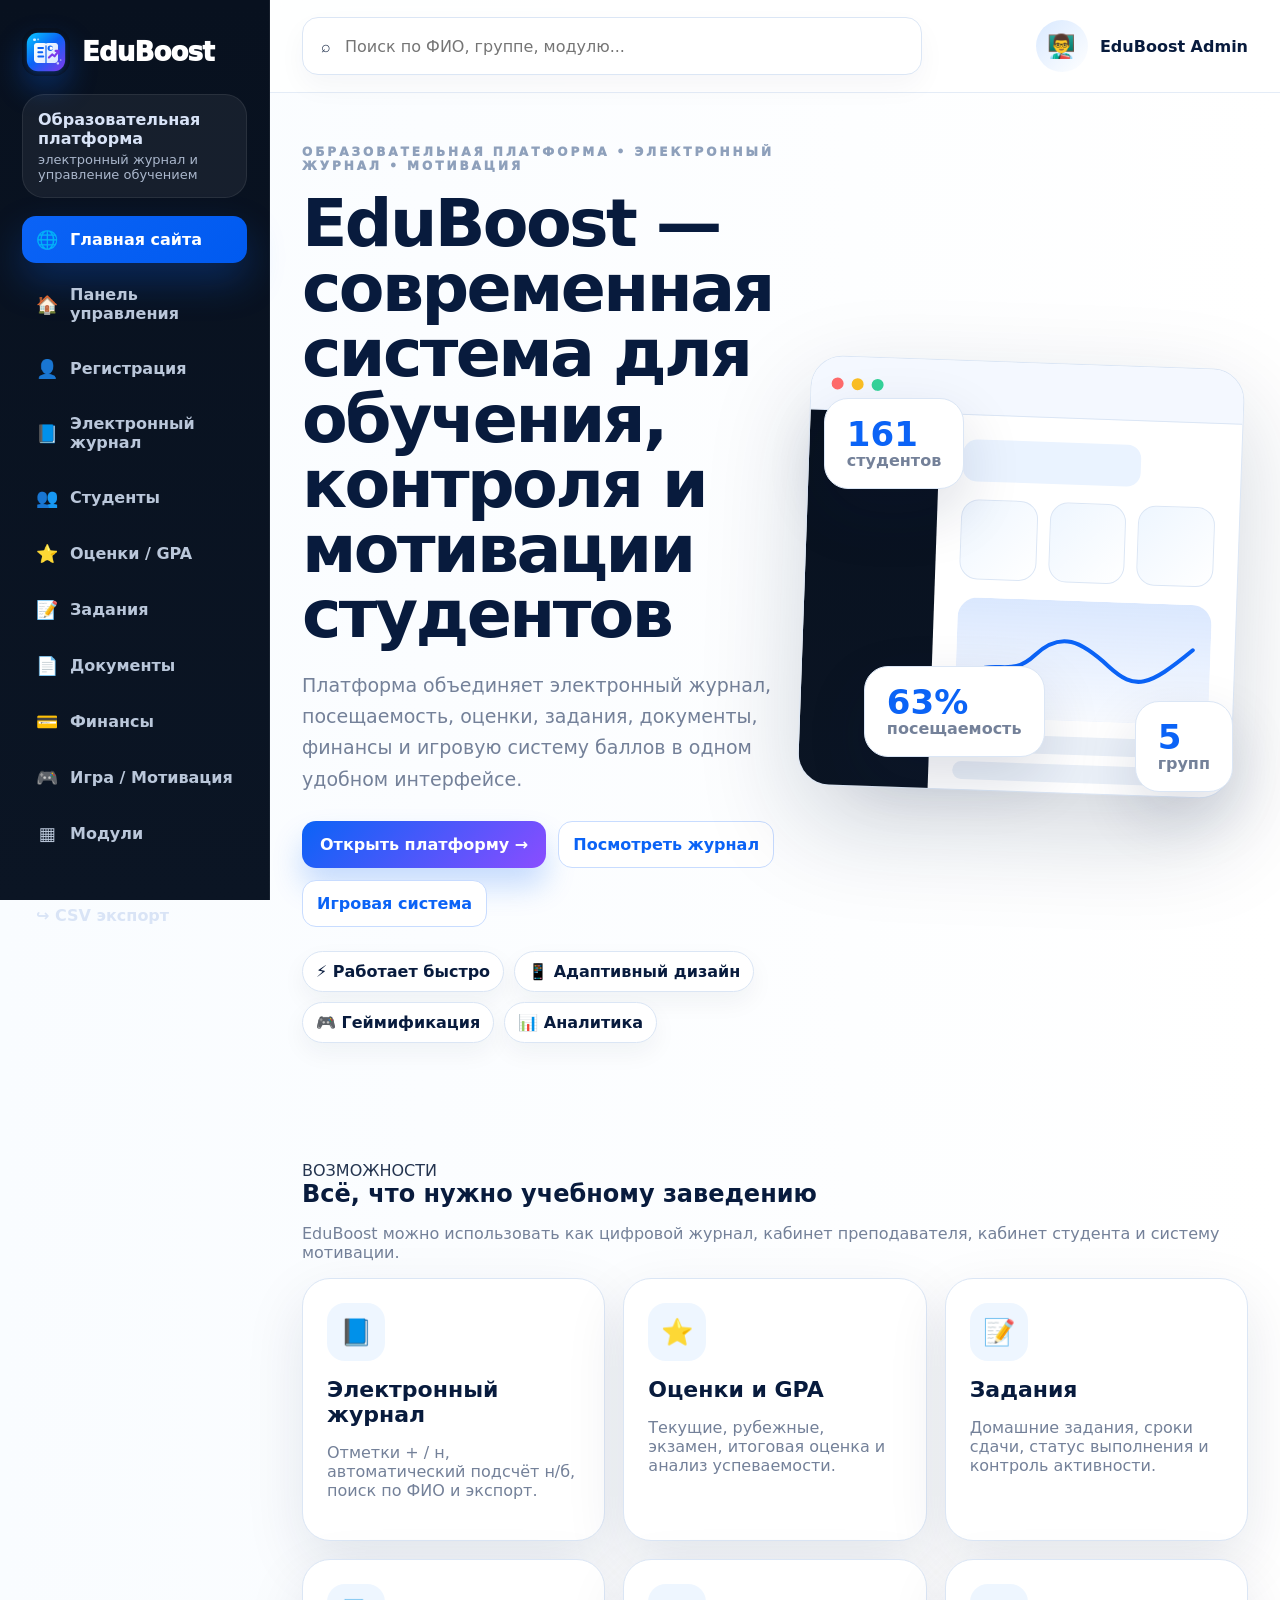
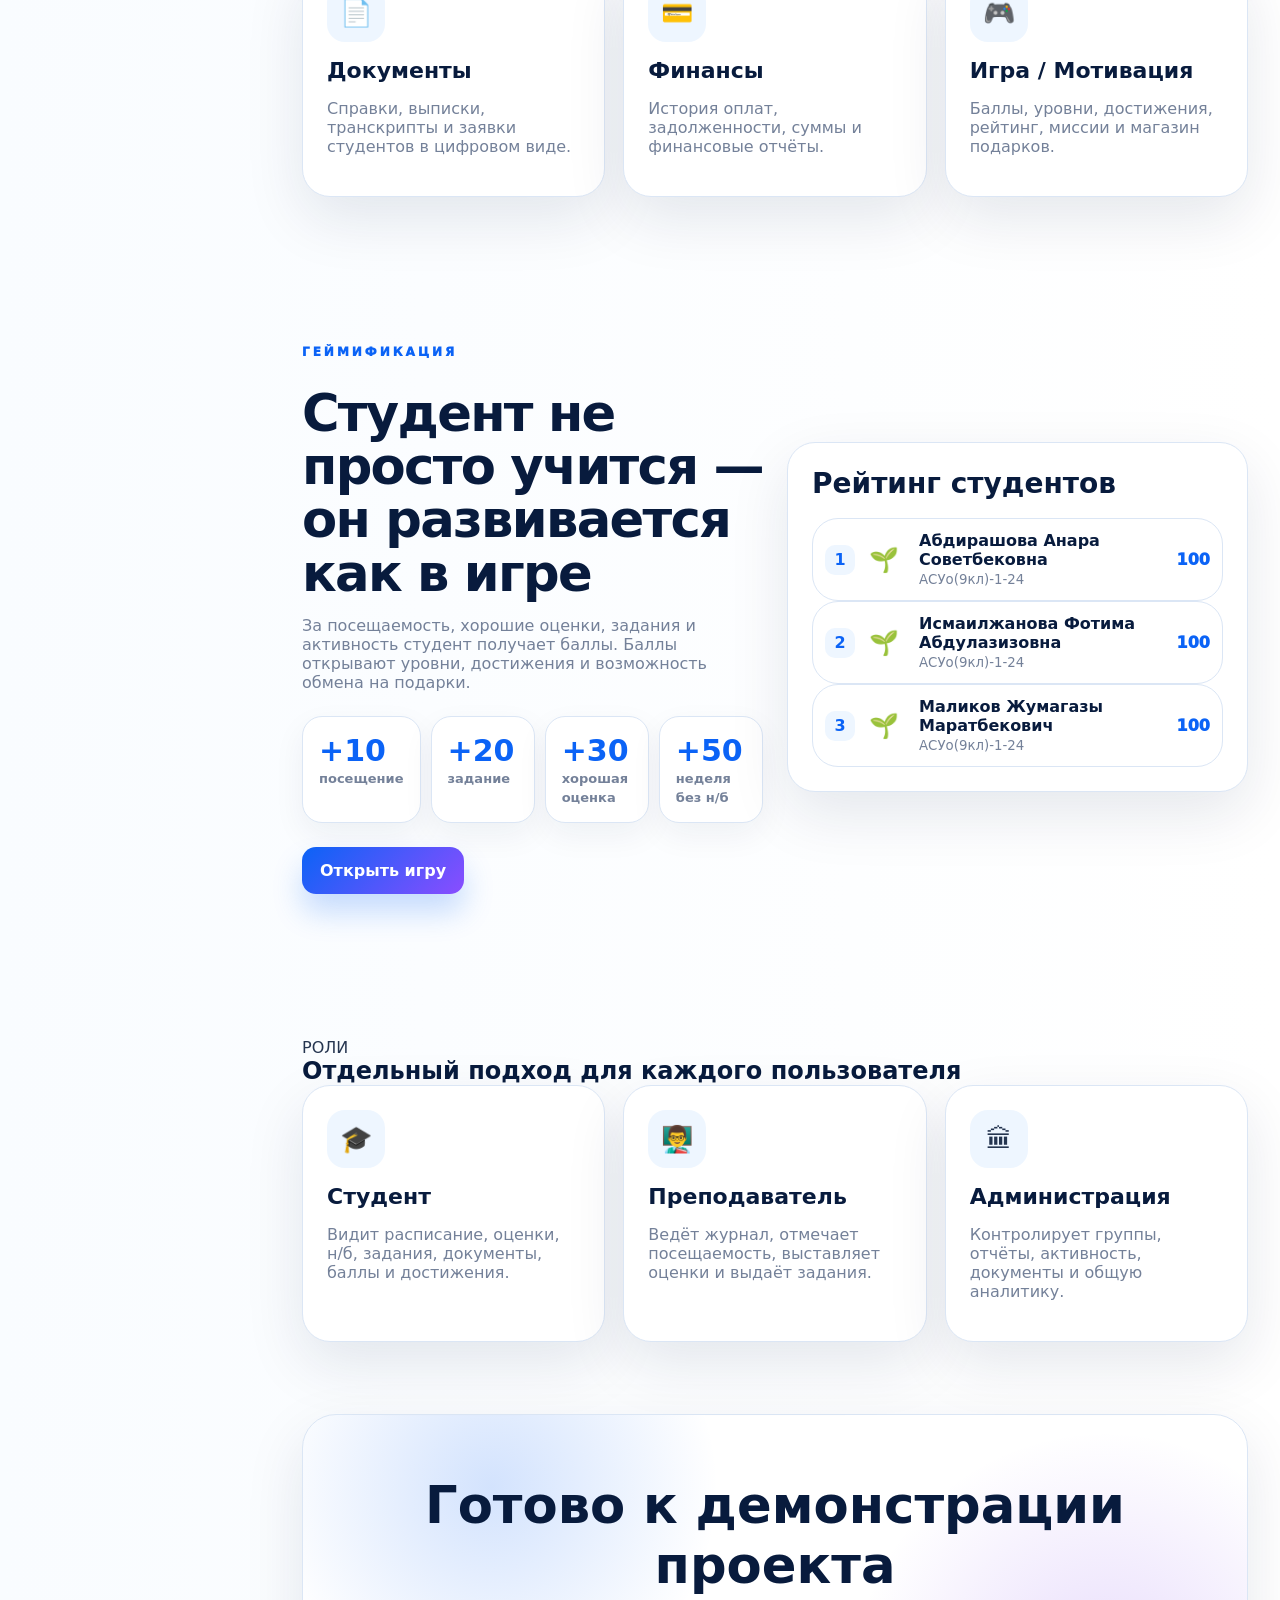
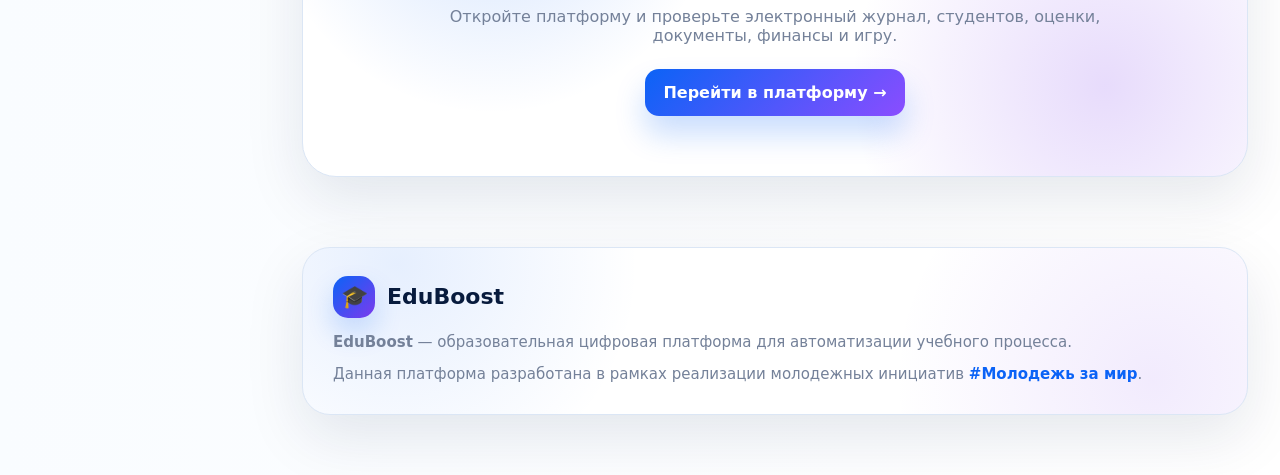
<file: index.html>
<!doctype html>
<html lang="ru">
<head>
  <meta charset="UTF-8" />
  <meta name="viewport" content="width=device-width, initial-scale=1.0" />
  <title>EduBoost — образовательная платформа</title>
  <meta name="description" content="EduBoost — современная образовательная платформа с электронным журналом, посещаемостью, оценками, документами и мотивацией." />
  <link rel="stylesheet" href="styles.css" />
  <link rel="icon" type="image/svg+xml" href="favicon.svg" />
</head>
<body>
  <div id="app"></div>
  <div id="modal" class="modal"></div>
  <div id="toast" class="toast"></div>

  <script src="data.js"></script>
  <script src="app.js"></script>
</body>
</html>
</file>
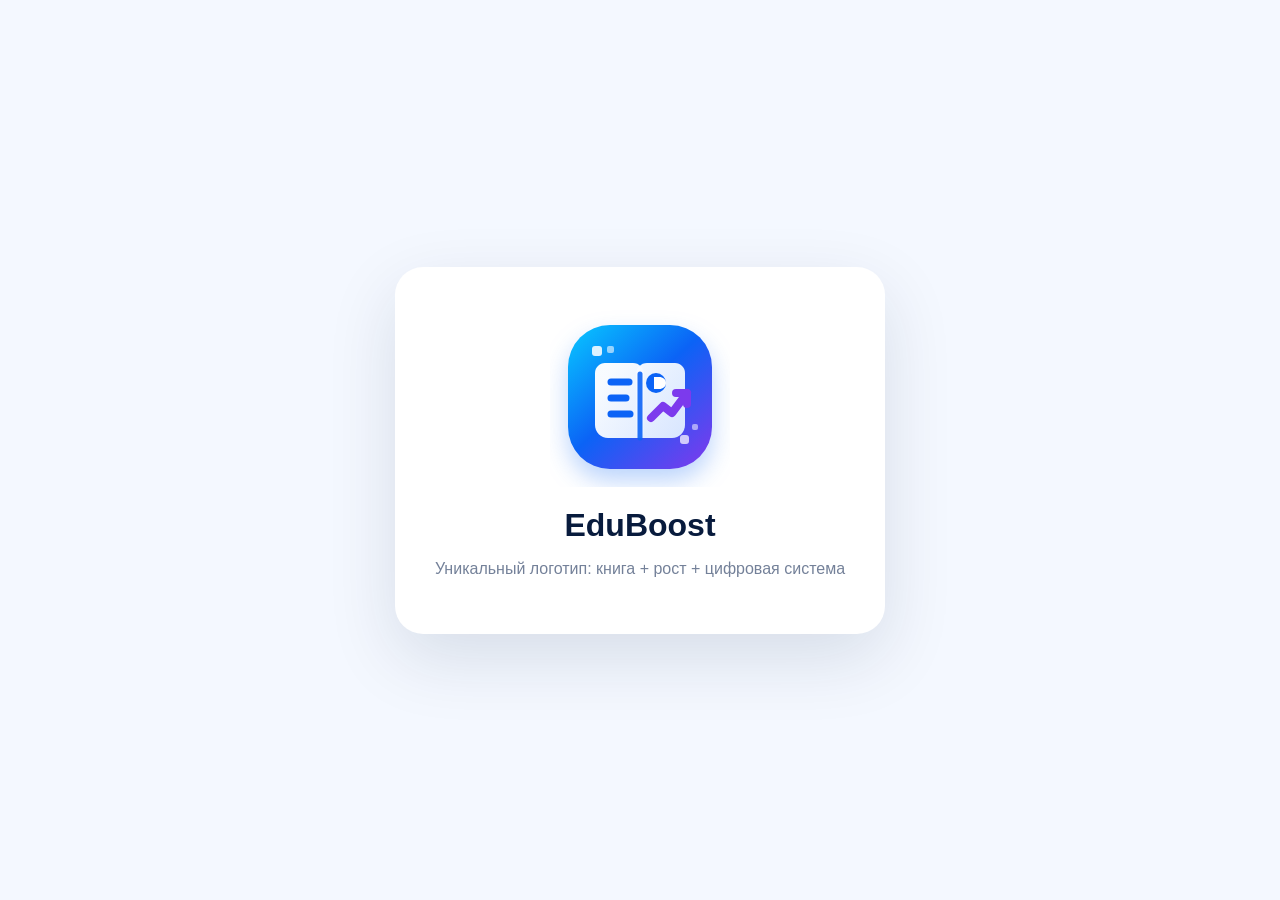
<file: logo-preview.html>
<!doctype html>
<html lang="ru">
<head>
  <meta charset="UTF-8">
  <title>EduBoost Logo</title>
  <style>
    body{margin:0;min-height:100vh;display:grid;place-items:center;background:#F4F8FF;font-family:Arial,sans-serif}
    .card{background:white;border-radius:28px;padding:40px;box-shadow:0 24px 70px rgba(11,31,68,.12);text-align:center}
    img{width:180px;height:180px}
    h1{color:#081B3D;margin:16px 0 6px}
    p{color:#748199}
  </style>
</head>
<body>
  <div class="card">
    <img src="logo-eduboost.svg" alt="EduBoost logo">
    <h1>EduBoost</h1>
    <p>Уникальный логотип: книга + рост + цифровая система</p>
  </div>
</body>
</html>
</file>
<file: styles.css>
:root{
  --dark:#07111F;
  --dark2:#0C1B31;
  --navy:#081B3D;
  --blue:#0B63F6;
  --blue2:#1C7DFF;
  --purple:#7C3AED;
  --cyan:#08C5FF;
  --green:#10B981;
  --orange:#F59E0B;
  --red:#EF4444;
  --text:#253550;
  --muted:#748199;
  --line:#DBE6F5;
  --soft:#F5F9FF;
  --white:#fff;
  --shadow:0 22px 60px rgba(11,31,68,.10);
  font-family:Inter,ui-sans-serif,system-ui,-apple-system,BlinkMacSystemFont,"Segoe UI",Arial,sans-serif;
}
*{box-sizing:border-box}
html{scroll-behavior:smooth}
body{margin:0;background:linear-gradient(90deg,#F9FCFF,#fff);color:var(--text)}
button,input,select,textarea{font:inherit}
button{cursor:pointer}
a{text-decoration:none;color:inherit}
.app{display:grid;grid-template-columns:270px 1fr;min-height:100vh}
.sidebar{
  position:sticky;top:0;height:100vh;background:linear-gradient(180deg,#08111F,#0B1524);
  color:#D8E3F7;padding:28px 22px;z-index:30;border-right:1px solid rgba(255,255,255,.06);
  display:flex;flex-direction:column;gap:18px
}
.brand{display:flex;align-items:center;gap:12px;font-size:26px;font-weight:950;color:#fff;letter-spacing:-.8px}
.brand-icon{width:48px;height:48px;border-radius:16px;display:grid;place-items:center;background:transparent;box-shadow:0 14px 28px rgba(11,99,246,.28);overflow:hidden;flex:0 0 auto}
.user-card{background:rgba(255,255,255,.06);border:1px solid rgba(255,255,255,.08);border-radius:22px;padding:15px}
.user-card b,.user-card span{display:block}.user-card span{color:#AAB7CC;font-size:13px;margin-top:4px}
.nav{display:grid;gap:9px}
.nav button,.logout,.ghost{
  border:0;background:transparent;color:#BAC7DA;border-radius:14px;padding:13px 14px;
  font-weight:800;display:flex;align-items:center;gap:12px;text-align:left;transition:.2s
}
.nav button:hover,.logout:hover{background:rgba(255,255,255,.07);color:#fff}
.nav button.active{background:linear-gradient(135deg,var(--blue),#005AF0);color:#fff;box-shadow:0 18px 38px rgba(11,99,246,.28)}
.nav i{font-style:normal;width:22px;text-align:center;font-size:18px}
.side-line{height:1px;background:rgba(255,255,255,.1);margin-top:auto}
.logout{width:100%;justify-content:flex-start;color:#D9E4F6}
.main{min-width:0}
.topbar{
  min-height:92px;padding:17px 32px;display:flex;align-items:center;justify-content:space-between;gap:20px;
  background:rgba(255,255,255,.78);backdrop-filter:blur(18px);position:sticky;top:0;z-index:20;border-bottom:1px solid rgba(219,230,245,.75)
}
.menu-btn{display:none;width:46px;height:46px;border:0;border-radius:15px;background:#fff;box-shadow:0 10px 28px rgba(11,31,68,.08);font-size:22px;color:var(--navy)}
.search{flex:1;max-width:620px;height:58px;border:1px solid var(--line);border-radius:16px;background:#fff;display:flex;align-items:center;gap:12px;padding:0 18px;box-shadow:0 12px 28px rgba(11,31,68,.04)}
.search input{width:100%;border:0;outline:0;background:transparent;color:#314059}
.profile{display:flex;align-items:center;gap:12px;color:var(--navy)}
.avatar{width:52px;height:52px;border-radius:50%;background:linear-gradient(135deg,#D9E9FF,#fff);display:grid;place-items:center;font-size:23px}
.content{padding:30px 32px 60px}
.page-head{display:flex;align-items:flex-end;justify-content:space-between;gap:18px;margin-bottom:22px}
h1{margin:0;color:var(--navy);font-size:42px;line-height:1.05;letter-spacing:-1.5px}
h2,h3{margin:0;color:var(--navy)}
p{color:var(--muted)}
.hero{
  display:grid;grid-template-columns:1fr 1fr;gap:24px;margin-bottom:24px;
}
.hero-dark{
  position:relative;overflow:hidden;border-radius:30px;padding:38px;background:
  radial-gradient(circle at 80% 80%,rgba(124,58,237,.38),transparent 24%),
  radial-gradient(circle at 20% 100%,rgba(11,99,246,.38),transparent 30%),
  linear-gradient(145deg,#091426,#0B1628 60%,#111C35);color:#fff;min-height:520px;
}
.hero-dark h1{color:#fff;font-size:56px}.hero-dark h1 span{background:linear-gradient(90deg,#0EA5FF,#9A7CFF);-webkit-background-clip:text;color:transparent}
.hero-dark p{color:#D7E0F1;font-size:18px;max-width:520px}
.hero-label{color:#AEBBD1;letter-spacing:6px;font-weight:900;font-size:12px;margin-bottom:18px}
.hero-features{display:grid;grid-template-columns:repeat(3,1fr);gap:14px;margin-top:26px;position:relative;z-index:2}
.hero-features div{background:rgba(255,255,255,.08);border:1px solid rgba(255,255,255,.10);border-radius:20px;padding:16px}
.hero-features b{display:block;color:#fff;margin:8px 0 4px}.hero-features span{display:grid;place-items:center;width:46px;height:46px;border-radius:15px;background:linear-gradient(135deg,var(--blue),var(--purple))}
.device{
  position:absolute;left:36px;right:28px;bottom:28px;height:210px;border-radius:24px;background:rgba(255,255,255,.92);
  box-shadow:0 35px 90px rgba(0,0,0,.28);display:grid;grid-template-columns:120px 1fr;overflow:hidden;transform:rotate(2deg)
}
.device-side{background:#0E1A2C;padding:15px;display:grid;gap:10px;align-content:start}
.device-side span{height:18px;border-radius:8px;background:rgba(255,255,255,.12)}.device-side span:first-child{background:var(--blue)}
.device-main{padding:20px;color:var(--navy)}
.mini-cards{display:grid;grid-template-columns:repeat(3,1fr);gap:10px}.mini-cards div{background:#F4F8FF;border-radius:14px;padding:12px}.mini-cards b{font-size:22px}
.mini-chart{margin-top:14px;height:70px;border-radius:14px;background:linear-gradient(180deg,rgba(11,99,246,.14),transparent),url("data:image/svg+xml,%3Csvg width='380' height='70' viewBox='0 0 380 70' xmlns='http://www.w3.org/2000/svg'%3E%3Cpath d='M10 55 C45 38 55 62 88 30 S144 14 174 42 S228 58 260 20 S320 18 365 10' fill='none' stroke='%230B63F6' stroke-width='6' stroke-linecap='round'/%3E%3C/svg%3E") center/contain no-repeat}
.register-card,.panel,.stat,.module-card,.group-card,.student-card{
  background:#fff;border:1px solid var(--line);border-radius:26px;padding:22px;box-shadow:var(--shadow)
}
.register-card h2{font-size:36px;letter-spacing:-1px}.register-form{display:grid;gap:12px;margin-top:18px}
.field{position:relative}.field input,.field select,.input,textarea{
  width:100%;height:54px;border:1px solid #D8E2F0;border-radius:14px;padding:0 15px 0 48px;outline:0;background:#fff;color:#314059
}
.field input:focus,.field select:focus,.input:focus,textarea:focus{border-color:var(--blue);box-shadow:0 0 0 4px rgba(11,99,246,.1)}
.field span{position:absolute;left:16px;top:15px;color:#7D8CA5}
.primary{border:0;border-radius:14px;background:linear-gradient(135deg,var(--blue),#8A4DFF);color:#fff;font-weight:900;padding:14px 18px;box-shadow:0 18px 30px rgba(11,99,246,.22)}
.actions{display:flex;gap:10px;flex-wrap:wrap}.ghost{border:1px solid #C8DCFF;background:#fff;color:var(--blue);justify-content:center}
.stats{display:grid;grid-template-columns:repeat(4,1fr);gap:16px;margin-bottom:20px}
.stat span{width:52px;height:52px;border-radius:17px;background:#EEF6FF;display:grid;place-items:center;font-size:24px;margin-bottom:12px}.stat small{color:var(--muted);font-weight:800}.stat b{display:block;font-size:34px;color:var(--navy)}
.grid{display:grid;gap:20px}.grid.two{grid-template-columns:1fr 1fr}.grid.three{grid-template-columns:repeat(3,1fr)}
.panel-head{display:flex;align-items:center;justify-content:space-between;gap:14px;margin-bottom:16px}
.group-grid{display:grid;grid-template-columns:repeat(5,1fr);gap:14px}.group-card{cursor:pointer;text-align:left}.group-card.active{border-color:var(--blue);background:linear-gradient(180deg,#F0F7FF,#fff)}
.progress{height:8px;background:#E8F0FA;border-radius:999px;overflow:hidden;margin-top:14px}.progress i{display:block;height:100%;background:linear-gradient(90deg,var(--blue),var(--cyan));border-radius:999px}
.toolbar{display:flex;gap:10px;flex-wrap:wrap;margin-bottom:14px}.select{height:46px;border:1px solid var(--line);border-radius:14px;padding:0 12px;background:#fff;color:var(--text)}
.table-wrap{overflow:auto;border:1px solid var(--line);border-radius:22px;background:#fff}
.table{border-collapse:separate;border-spacing:0;width:100%;min-width:980px}.table th,.table td{border-bottom:1px solid #EDF2FA;border-right:1px solid #EDF2FA;padding:10px;text-align:center;font-size:14px}.table th{background:#F5FAFF;color:var(--navy);position:sticky;top:0;z-index:3}
.table th:first-child,.table td:first-child{position:sticky;left:0;background:#fff;z-index:2;text-align:left}.table th:first-child{background:#F5FAFF;z-index:4}
.no{display:inline-flex;width:28px;height:28px;border-radius:10px;background:#EEF6FF;align-items:center;justify-content:center;color:var(--blue);font-weight:900;margin-right:8px}
.status{border:0;width:38px;height:34px;border-radius:12px;font-weight:950}.plus{background:#EAF7EF;color:var(--green)}.abs{background:#FFF1F2;color:var(--red)}.empty{background:#F2F6FB;color:#94A3B8}
.badge{display:inline-flex;align-items:center;justify-content:center;border-radius:999px;padding:6px 10px;font-size:12px;font-weight:900}.green{background:#EAF7EF;color:var(--green)}.orange{background:#FFF7ED;color:var(--orange)}.red{background:#FFF1F2;color:var(--red)}
.cards{display:grid;grid-template-columns:repeat(3,1fr);gap:14px}.student-card b{display:block}.student-card small{color:var(--muted)}
.module-grid{display:grid;grid-template-columns:repeat(3,1fr);gap:16px}.module-card span{width:54px;height:54px;border-radius:17px;background:#EEF6FF;display:grid;place-items:center;font-size:24px;margin-bottom:14px}
.modal{position:fixed;inset:0;background:rgba(7,26,56,.6);display:none;align-items:center;justify-content:center;padding:20px;z-index:100}.modal.open{display:flex}.modal-box{width:min(560px,100%);background:#fff;border-radius:28px;padding:24px;box-shadow:var(--shadow)}.modal-close{float:right;border:0;background:#F5FAFF;border-radius:12px;width:38px;height:38px;font-size:20px}.form-grid{display:grid;grid-template-columns:1fr 1fr;gap:12px}textarea{height:100px;padding:14px}
.toast{position:fixed;right:26px;bottom:26px;background:#07142C;color:#fff;border-radius:16px;padding:14px 18px;box-shadow:var(--shadow);opacity:0;transform:translateY(80px);transition:.3s;z-index:120}.toast.show{opacity:1;transform:translateY(0)}
@media(max-width:1300px){.hero{grid-template-columns:1fr}.group-grid{grid-template-columns:repeat(3,1fr)}.stats{grid-template-columns:repeat(2,1fr)}.grid.three,.module-grid,.cards{grid-template-columns:repeat(2,1fr)}}
@media(max-width:980px){.app{grid-template-columns:1fr}.sidebar{position:fixed;left:-285px;width:270px;transition:.25s}.sidebar.open{left:0}.menu-btn{display:block}.topbar{padding:14px;flex-wrap:wrap}.search{order:3;flex-basis:100%;max-width:none}.content{padding:22px 16px 50px}.grid.two{grid-template-columns:1fr}.hero-dark{min-height:620px}.device{left:20px;right:20px}.group-grid{grid-template-columns:1fr 1fr}}
@media(max-width:640px){h1{font-size:32px}.hero-dark h1{font-size:42px}.hero-features{grid-template-columns:1fr}.stats,.group-grid,.grid.three,.module-grid,.cards,.form-grid{grid-template-columns:1fr}.device{grid-template-columns:90px 1fr}.profile strong{display:none}.page-head{display:block}.register-card h2{font-size:30px}}


.brand-icon img{
  width:100%;
  height:100%;
  display:block;
  object-fit:contain;
}


/* Gamification module */
.game-hero{
  display:grid;
  grid-template-columns:1.1fr 1fr .8fr;
  gap:18px;
  margin-bottom:20px;
}
.game-profile-card,
.game-score,
.quick-points,
.game-stat,
.achievement,
.mission,
.shop-card,
.leader-row{
  background:#fff;
  border:1px solid var(--line);
  border-radius:26px;
  box-shadow:var(--shadow);
}
.game-profile-card{
  padding:24px;
  display:flex;
  align-items:center;
  gap:18px;
  background:linear-gradient(135deg,#F3F8FF,#fff);
}
.game-avatar{
  width:78px;
  height:78px;
  border-radius:24px;
  display:grid;
  place-items:center;
  font-size:40px;
  background:linear-gradient(135deg,var(--blue),var(--purple));
  color:#fff;
  box-shadow:0 18px 38px rgba(11,99,246,.22);
}
.game-label{
  display:inline-flex;
  font-size:12px;
  font-weight:900;
  color:var(--blue);
  background:#EAF3FF;
  border-radius:999px;
  padding:6px 10px;
  margin-bottom:8px;
}
.game-score{
  padding:24px;
  background:linear-gradient(135deg,#0B63F6,#7C3AED);
  color:#fff;
}
.game-score span,.game-score p,.game-score small{color:rgba(255,255,255,.82)}
.game-score strong{
  display:block;
  font-size:56px;
  line-height:1;
  margin:6px 0;
}
.game-progress{
  height:10px;
  border-radius:999px;
  overflow:hidden;
  background:rgba(255,255,255,.28);
  margin:12px 0 8px;
}
.game-progress i{
  display:block;
  height:100%;
  border-radius:999px;
  background:linear-gradient(90deg,#fff,#08C5FF);
}
.quick-points{
  padding:18px;
  display:grid;
  gap:10px;
}
.game-stats-grid{
  display:grid;
  grid-template-columns:repeat(4,1fr);
  gap:16px;
  margin-bottom:20px;
}
.game-stat{
  padding:20px;
}
.game-stat span{
  width:50px;
  height:50px;
  border-radius:17px;
  background:#EEF6FF;
  display:grid;
  place-items:center;
  font-size:24px;
  margin-bottom:12px;
}
.game-stat small{color:var(--muted);font-weight:900}
.game-stat b{display:block;font-size:32px;color:var(--navy)}
.game-stat p{margin:0}
.achievement-grid,
.mission-grid,
.shop-grid{
  display:grid;
  grid-template-columns:repeat(3,1fr);
  gap:14px;
}
.achievement{
  padding:18px;
  display:grid;
  gap:7px;
}
.achievement span,
.mission-icon,
.shop-icon{
  width:54px;
  height:54px;
  border-radius:18px;
  background:#EEF6FF;
  display:grid;
  place-items:center;
  font-size:26px;
}
.achievement b,.achievement small{display:block}
.achievement small{color:var(--muted)}
.leaderboard-list{
  display:grid;
  gap:10px;
}
.leader-row{
  padding:12px;
  display:grid;
  grid-template-columns:34px 40px 1fr auto;
  align-items:center;
  gap:10px;
  box-shadow:none;
}
.leader-row.me{
  border-color:var(--blue);
  background:#F0F7FF;
}
.leader-row b{
  width:30px;
  height:30px;
  border-radius:10px;
  background:#EEF6FF;
  display:grid;
  place-items:center;
  color:var(--blue);
}
.leader-row span{font-size:24px}
.leader-row strong{display:block;color:var(--navy)}
.leader-row small{color:var(--muted)}
.leader-row em{
  font-style:normal;
  color:var(--blue);
  font-weight:950;
}
.mission{
  padding:20px;
}
.mission h3,.shop-card h3{margin:12px 0 8px}
.mission p,.shop-card p{margin:0 0 10px}
.mission button{margin-top:12px;width:100%}
.mission button:disabled{
  opacity:.65;
  cursor:not-allowed;
}
.shop-card{
  padding:20px;
  display:grid;
  gap:8px;
}
.shop-card small{color:var(--muted)}
.shop-card button{margin-top:8px}
@media(max-width:1180px){
  .game-hero{grid-template-columns:1fr}
  .game-stats-grid{grid-template-columns:repeat(2,1fr)}
  .achievement-grid,.mission-grid,.shop-grid{grid-template-columns:repeat(2,1fr)}
}
@media(max-width:640px){
  .game-stats-grid,.achievement-grid,.mission-grid,.shop-grid{grid-template-columns:1fr}
  .game-score strong{font-size:44px}
}


/* Public website main page */
.site-hero{
  min-height:calc(100vh - 150px);
  display:grid;
  grid-template-columns:1.05fr .95fr;
  gap:32px;
  align-items:center;
  padding:18px 0 46px;
}
.site-hero-content{
  position:relative;
}
.site-kicker{
  display:inline-flex;
  align-items:center;
  gap:8px;
  color:#8EA0BB;
  letter-spacing:3px;
  font-size:12px;
  font-weight:950;
  margin-bottom:18px;
}
.site-kicker.blue{
  color:var(--blue);
}
.site-hero h1{
  max-width:820px;
  font-size:clamp(42px,5.2vw,76px);
  line-height:.98;
  letter-spacing:-2.6px;
  color:var(--navy);
  margin:0 0 22px;
}
.site-hero p{
  max-width:680px;
  font-size:19px;
  line-height:1.65;
  margin-bottom:26px;
}
.site-cta{
  display:flex;
  gap:12px;
  flex-wrap:wrap;
  margin-bottom:24px;
}
.site-trust{
  display:flex;
  flex-wrap:wrap;
  gap:10px;
}
.site-trust span{
  display:inline-flex;
  align-items:center;
  gap:7px;
  background:#fff;
  border:1px solid var(--line);
  border-radius:999px;
  padding:10px 13px;
  font-weight:850;
  color:var(--navy);
  box-shadow:0 10px 25px rgba(11,31,68,.05);
}
.site-hero-visual{
  position:relative;
  min-height:560px;
}
.site-dashboard-card{
  position:absolute;
  inset:50px 10px auto auto;
  width:min(650px,100%);
  height:430px;
  border-radius:32px;
  background:#fff;
  border:1px solid var(--line);
  box-shadow:0 38px 100px rgba(11,31,68,.18);
  overflow:hidden;
  transform:rotate(2deg);
}
.fake-browser{
  height:54px;
  background:#F4F8FF;
  border-bottom:1px solid var(--line);
  display:flex;
  align-items:center;
  gap:8px;
  padding:0 20px;
}
.fake-browser i{
  width:12px;
  height:12px;
  border-radius:50%;
  background:#CBD8EA;
}
.fake-browser i:first-child{background:#FF6B6B}
.fake-browser i:nth-child(2){background:#FBBF24}
.fake-browser i:nth-child(3){background:#34D399}
.fake-content{
  height:376px;
  display:grid;
  grid-template-columns:130px 1fr;
}
.fake-sidebar{
  background:linear-gradient(180deg,#08111F,#0B1524);
}
.fake-main{
  padding:24px;
}
.fake-top{
  height:42px;
  width:70%;
  border-radius:14px;
  background:#EAF3FF;
  margin-bottom:18px;
}
.fake-stats{
  display:grid;
  grid-template-columns:repeat(3,1fr);
  gap:12px;
  margin-bottom:18px;
}
.fake-stats span{
  height:80px;
  border-radius:18px;
  background:linear-gradient(135deg,#EEF6FF,#fff);
  border:1px solid var(--line);
}
.fake-chart{
  height:120px;
  border-radius:20px;
  background:
    linear-gradient(180deg,rgba(11,99,246,.12),transparent),
    url("data:image/svg+xml,%3Csvg width='500' height='120' viewBox='0 0 500 120' xmlns='http://www.w3.org/2000/svg'%3E%3Cpath d='M20 95 C80 55 105 100 155 50 S245 20 300 67 S380 105 465 30' fill='none' stroke='%230B63F6' stroke-width='8' stroke-linecap='round'/%3E%3C/svg%3E") center/contain no-repeat,
    #F7FAFF;
  margin-bottom:16px;
}
.fake-list{
  display:grid;
  gap:10px;
}
.fake-list p{
  height:18px;
  border-radius:999px;
  background:#EAF0F8;
  margin:0;
}
.floating-info{
  position:absolute;
  z-index:3;
  background:#fff;
  border:1px solid var(--line);
  border-radius:24px;
  padding:18px 22px;
  box-shadow:0 24px 60px rgba(11,31,68,.14);
}
.floating-info b{
  display:block;
  color:var(--blue);
  font-size:34px;
  line-height:1;
}
.floating-info span{
  color:var(--muted);
  font-weight:800;
}
.info-one{left:10px;top:86px}
.info-two{right:15px;bottom:80px}
.info-three{left:50px;bottom:115px}
.site-section{
  padding:72px 0;
}
.site-feature-grid,
.role-grid{
  display:grid;
  grid-template-columns:repeat(3,1fr);
  gap:18px;
}
.site-feature-grid article,
.role-grid article,
.leader-preview{
  background:#fff;
  border:1px solid var(--line);
  border-radius:28px;
  padding:24px;
  box-shadow:var(--shadow);
}
.site-feature-grid span,
.role-grid span{
  width:58px;
  height:58px;
  border-radius:18px;
  background:#EEF6FF;
  display:grid;
  place-items:center;
  font-size:26px;
  margin-bottom:16px;
}
.site-feature-grid h3,
.role-grid h3{
  font-size:22px;
  margin-bottom:8px;
}
.split{
  display:grid;
  grid-template-columns:1fr 1fr;
  gap:24px;
  align-items:center;
}
.split h2{
  font-size:clamp(34px,4vw,56px);
  line-height:1.04;
  letter-spacing:-1.7px;
  margin:10px 0 16px;
}
.game-rules{
  display:grid;
  grid-template-columns:repeat(4,1fr);
  gap:10px;
  margin:24px 0;
}
.game-rules div{
  background:#fff;
  border:1px solid var(--line);
  border-radius:20px;
  padding:16px;
  box-shadow:0 12px 32px rgba(11,31,68,.06);
}
.game-rules b{
  display:block;
  color:var(--blue);
  font-size:30px;
}
.game-rules span{
  color:var(--muted);
  font-weight:800;
  font-size:13px;
}
.leader-preview h3{
  font-size:28px;
  margin-bottom:18px;
}
.final-cta{
  text-align:center;
  background:
    radial-gradient(circle at 20% 20%,rgba(11,99,246,.18),transparent 28%),
    radial-gradient(circle at 85% 75%,rgba(124,58,237,.18),transparent 30%),
    #fff;
  border:1px solid var(--line);
  border-radius:34px;
  padding:60px 24px;
  box-shadow:var(--shadow);
}
.final-cta h2{
  font-size:clamp(34px,4vw,56px);
  margin-bottom:12px;
}
.final-cta p{
  max-width:720px;
  margin:0 auto 24px;
}
@media(max-width:1200px){
  .site-hero{grid-template-columns:1fr}
  .site-hero-visual{min-height:470px}
  .site-dashboard-card{left:20px;right:20px;width:auto}
  .site-feature-grid,.role-grid{grid-template-columns:repeat(2,1fr)}
  .split{grid-template-columns:1fr}
}
@media(max-width:760px){
  .site-hero h1{font-size:40px}
  .site-hero-visual{min-height:400px}
  .site-dashboard-card{height:340px}
  .fake-content{height:286px;grid-template-columns:80px 1fr}
  .fake-stats{grid-template-columns:1fr}
  .fake-stats span:nth-child(2),
  .fake-stats span:nth-child(3){display:none}
  .fake-chart{height:90px}
  .floating-info{padding:12px 14px}
  .floating-info b{font-size:24px}
  .site-feature-grid,.role-grid,.game-rules{grid-template-columns:1fr}
  .site-section{padding:48px 0}
}


/* Footer disclaimer */
.site-footer{
  margin-top:70px;
  padding:28px 30px;
  border:1px solid var(--line);
  border-radius:28px;
  background:radial-gradient(circle at 10% 10%, rgba(11,99,246,.10), transparent 28%),
             radial-gradient(circle at 90% 80%, rgba(124,58,237,.10), transparent 30%),
             #ffffff;
  box-shadow:var(--shadow);
  color:var(--text);
}
.footer-brand{
  display:flex;
  align-items:center;
  gap:12px;
  color:var(--navy);
  font-size:22px;
  font-weight:950;
  margin-bottom:12px;
}
.footer-logo{
  width:42px;
  height:42px;
  border-radius:15px;
  display:grid;
  place-items:center;
  background:linear-gradient(135deg,var(--blue),var(--purple));
  color:#fff;
  box-shadow:0 14px 28px rgba(11,99,246,.20);
}
.site-footer p{
  margin:8px 0 0;
  color:var(--muted);
  line-height:1.6;
  font-size:15px;
}
.footer-hashtag{
  color:var(--blue);
  font-weight:900;
}
@media(max-width:640px){
  .site-footer{
    margin-top:45px;
    padding:22px 18px;
    border-radius:22px;
  }
}
</file>
